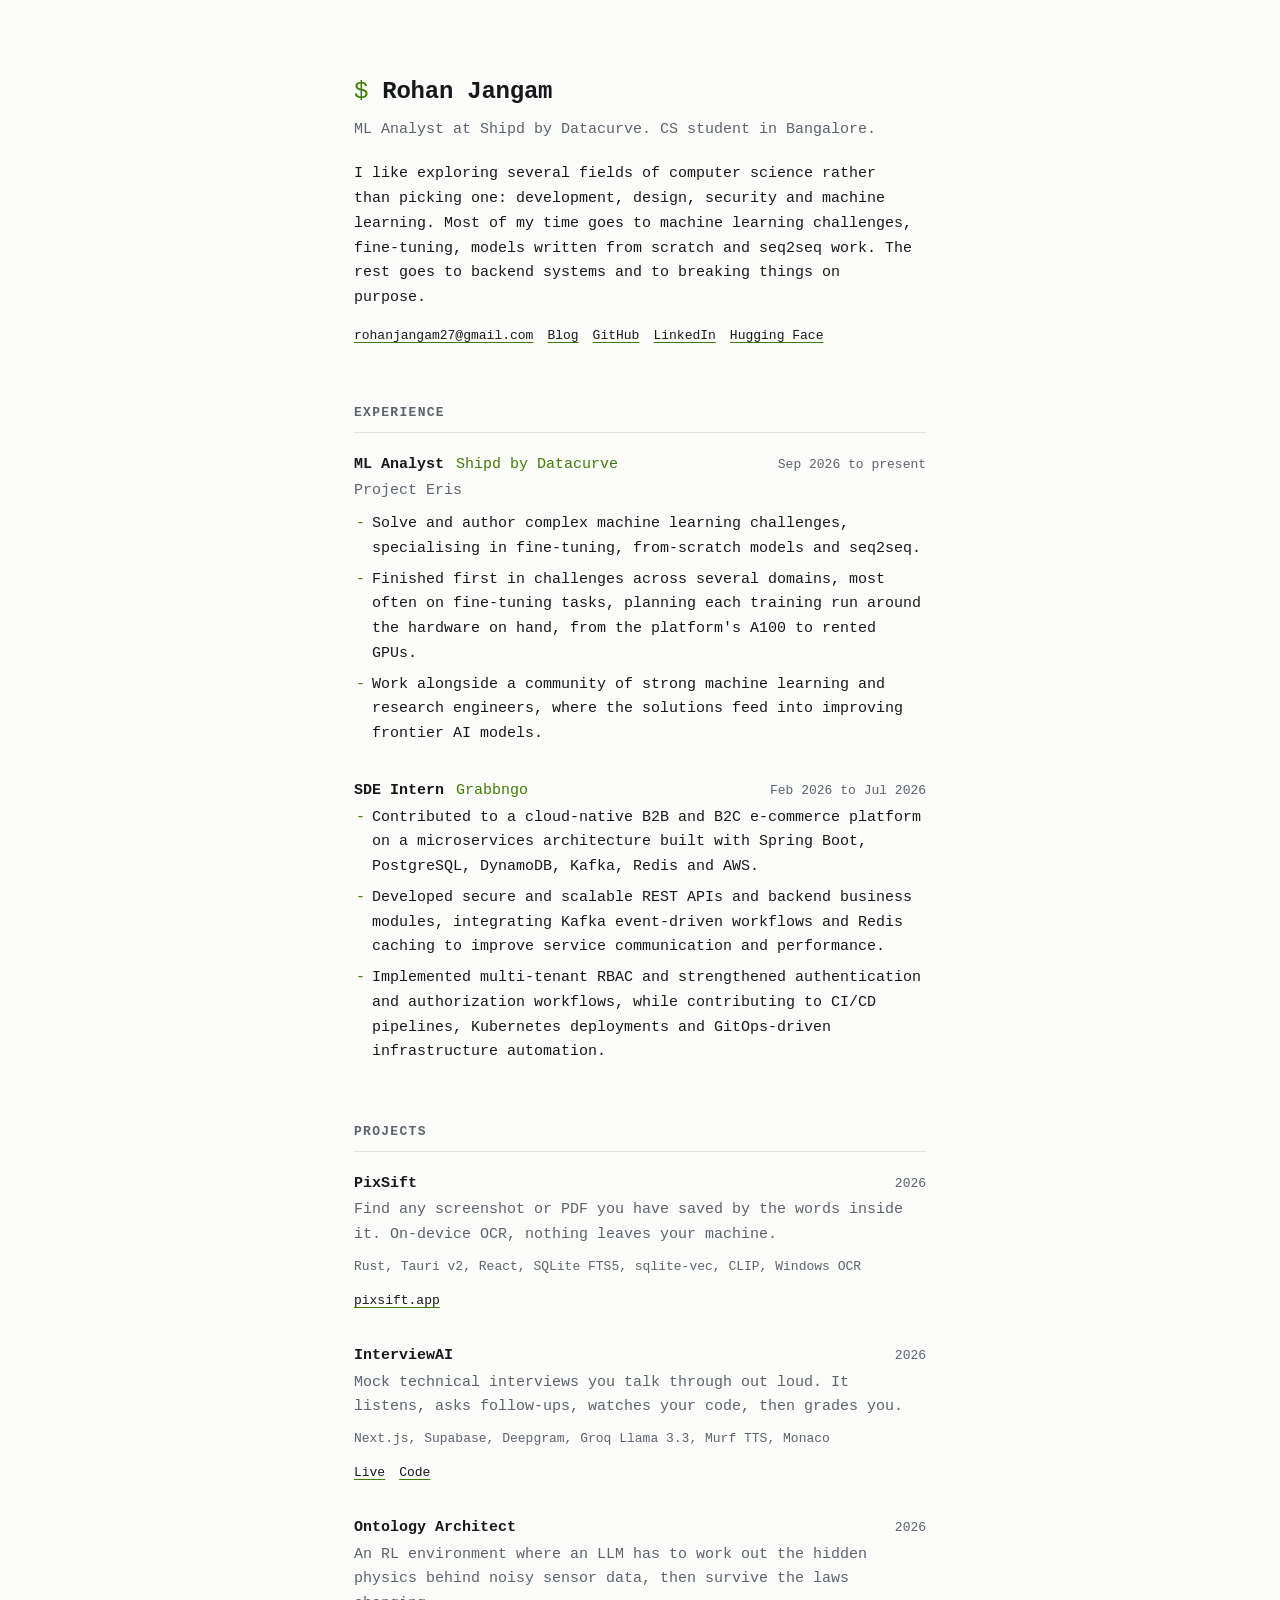
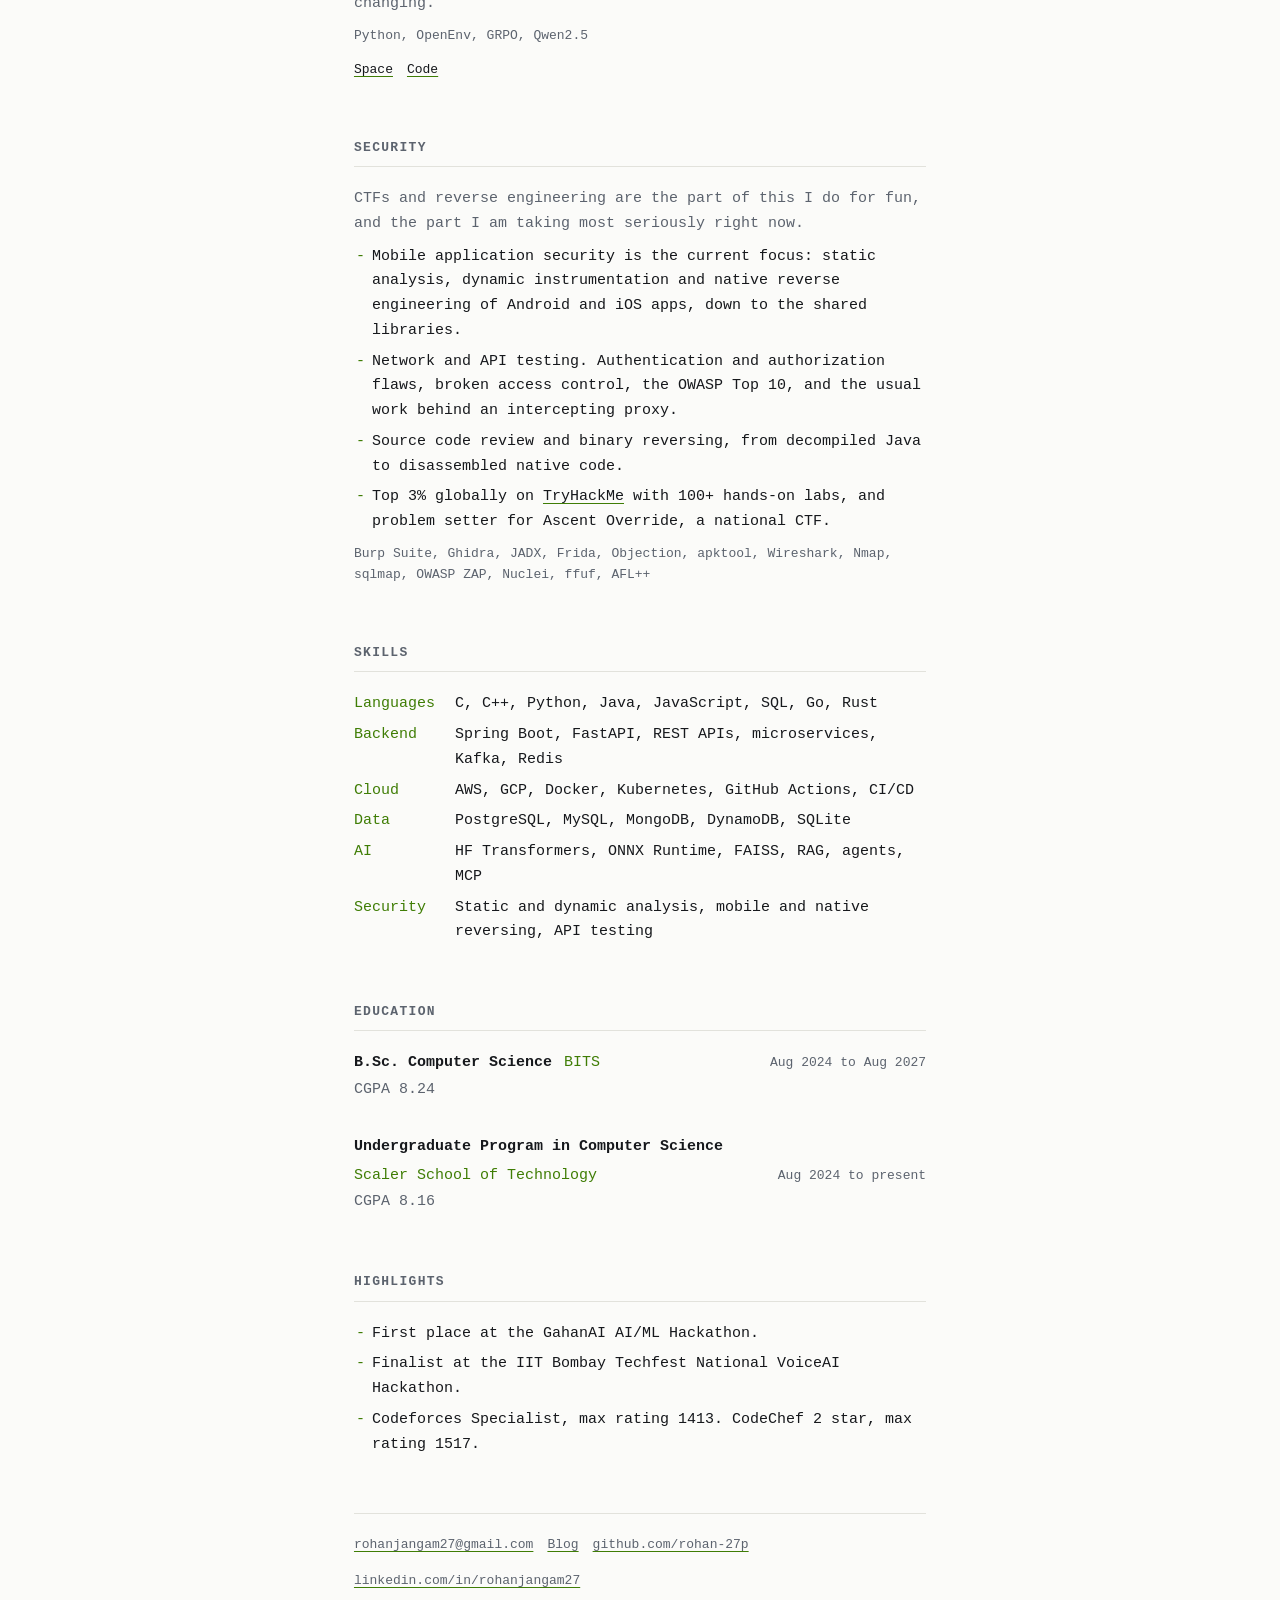
<file: index.html>
<!doctype html>
<html lang="en">
<head>
<meta charset="utf-8">
<meta name="viewport" content="width=device-width, initial-scale=1">
<title>Rohan Jangam</title>
<meta name="description" content="Rohan Jangam. ML Analyst at Shipd by Datacurve, previously SDE intern at GrabbnGo. Machine learning, backend systems and application security.">
<meta property="og:title" content="Rohan Jangam">
<meta property="og:description" content="ML Analyst at Shipd by Datacurve. Machine learning, backend systems and application security.">
<meta property="og:type" content="profile">
<link rel="stylesheet" href="style.css">
</head>
<body>
<div class="wrap">

  <header>
    <h1>Rohan Jangam</h1>
    <p class="role">ML Analyst at Shipd by Datacurve. CS student in Bangalore.</p>
    <p class="intro">I like exploring several fields of computer science rather than picking one: development, design, security and machine learning. Most of my time goes to machine learning challenges, fine-tuning, models written from scratch and seq2seq work. The rest goes to backend systems and to breaking things on purpose.</p>
    <p class="meta">
      <a href="mailto:rohanjangam27@gmail.com">rohanjangam27@gmail.com</a>
      <a href="blog/">Blog</a>
      <a href="https://github.com/rohan-27p">GitHub</a>
      <a href="https://www.linkedin.com/in/rohanjangam27">LinkedIn</a>
      <a href="https://huggingface.co/LostDecimal">Hugging Face</a>
    </p>
  </header>

  <section>
    <h2>Experience</h2>

    <div class="item">
      <div class="item-head"><b>ML Analyst</b><span class="at">Shipd by Datacurve</span><span class="when">Sep 2026 to present</span></div>
      <p class="what">Project Eris</p>
      <ul>
        <li>Solve and author complex machine learning challenges, specialising in fine-tuning, from-scratch models and seq2seq.</li>
        <li>Finished first in challenges across several domains, most often on fine-tuning tasks, planning each training run around the hardware on hand, from the platform's A100 to rented GPUs.</li>
        <li>Work alongside a community of strong machine learning and research engineers, where the solutions feed into improving frontier AI models.</li>
      </ul>
    </div>

    <div class="item">
      <div class="item-head"><b>SDE Intern</b><span class="at">Grabbngo</span><span class="when">Feb 2026 to Jul 2026</span></div>
      <ul>
        <li>Contributed to a cloud-native B2B and B2C e-commerce platform on a microservices architecture built with Spring Boot, PostgreSQL, DynamoDB, Kafka, Redis and AWS.</li>
        <li>Developed secure and scalable REST APIs and backend business modules, integrating Kafka event-driven workflows and Redis caching to improve service communication and performance.</li>
        <li>Implemented multi-tenant RBAC and strengthened authentication and authorization workflows, while contributing to CI/CD pipelines, Kubernetes deployments and GitOps-driven infrastructure automation.</li>
      </ul>
    </div>
  </section>

  <section>
    <h2>Projects</h2>

    <div class="item">
      <div class="item-head"><b>PixSift</b><span class="when">2026</span></div>
      <p class="what">Find any screenshot or PDF you have saved by the words inside it. On-device OCR, nothing leaves your machine.</p>
      <p class="stack">Rust, Tauri v2, React, SQLite FTS5, sqlite-vec, CLIP, Windows OCR</p>
      <p class="meta"><a href="https://pixsift.app">pixsift.app</a></p>
    </div>

    <div class="item">
      <div class="item-head"><b>InterviewAI</b><span class="when">2026</span></div>
      <p class="what">Mock technical interviews you talk through out loud. It listens, asks follow-ups, watches your code, then grades you.</p>
      <p class="stack">Next.js, Supabase, Deepgram, Groq Llama 3.3, Murf TTS, Monaco</p>
      <p class="meta">
        <a href="https://ai-interviewer-pi-kohl.vercel.app">Live</a>
        <a href="https://github.com/rohan-27p/ai-interviewer">Code</a>
      </p>
    </div>

    <div class="item">
      <div class="item-head"><b>Ontology Architect</b><span class="when">2026</span></div>
      <p class="what">An RL environment where an LLM has to work out the hidden physics behind noisy sensor data, then survive the laws changing.</p>
      <p class="stack">Python, OpenEnv, GRPO, Qwen2.5</p>
      <p class="meta">
        <a href="https://huggingface.co/spaces/LostDecimal/ontology-architect">Space</a>
        <a href="https://github.com/rohan-27p/Ontology-architect">Code</a>
      </p>
    </div>
  </section>

  <section>
    <h2>Security</h2>
    <p class="what">CTFs and reverse engineering are the part of this I do for fun, and the part I am taking most seriously right now.</p>
    <ul>
      <li>Mobile application security is the current focus: static analysis, dynamic instrumentation and native reverse engineering of Android and iOS apps, down to the shared libraries.</li>
      <li>Network and API testing. Authentication and authorization flaws, broken access control, the OWASP Top 10, and the usual work behind an intercepting proxy.</li>
      <li>Source code review and binary reversing, from decompiled Java to disassembled native code.</li>
      <li>Top 3% globally on <a href="https://tryhackme.com/p/0xlostdecimal">TryHackMe</a> with 100+ hands-on labs, and problem setter for Ascent Override, a national CTF.</li>
    </ul>
    <p class="stack">Burp Suite, Ghidra, JADX, Frida, Objection, apktool, Wireshark, Nmap, sqlmap, OWASP ZAP, Nuclei, ffuf, AFL++</p>
  </section>

  <section>
    <h2>Skills</h2>
    <dl class="skills">
      <dt>Languages</dt><dd>C, C++, Python, Java, JavaScript, SQL, Go, Rust</dd>
      <dt>Backend</dt><dd>Spring Boot, FastAPI, REST APIs, microservices, Kafka, Redis</dd>
      <dt>Cloud</dt><dd>AWS, GCP, Docker, Kubernetes, GitHub Actions, CI/CD</dd>
      <dt>Data</dt><dd>PostgreSQL, MySQL, MongoDB, DynamoDB, SQLite</dd>
      <dt>AI</dt><dd>HF Transformers, ONNX Runtime, FAISS, RAG, agents, MCP</dd>
      <dt>Security</dt><dd>Static and dynamic analysis, mobile and native reversing, API testing</dd>
    </dl>
  </section>

  <section>
    <h2>Education</h2>
    <div class="item">
      <div class="item-head"><b>B.Sc. Computer Science</b><span class="at">BITS</span><span class="when">Aug 2024 to Aug 2027</span></div>
      <p class="what">CGPA 8.24</p>
    </div>
    <div class="item">
      <div class="item-head"><b>Undergraduate Program in Computer Science</b><span class="at">Scaler School of Technology</span><span class="when">Aug 2024 to present</span></div>
      <p class="what">CGPA 8.16</p>
    </div>
  </section>

  <section>
    <h2>Highlights</h2>
    <ul>
      <li>First place at the GahanAI AI/ML Hackathon.</li>
      <li>Finalist at the IIT Bombay Techfest National VoiceAI Hackathon.</li>
      <li>Codeforces Specialist, max rating 1413. CodeChef 2 star, max rating 1517.</li>
    </ul>
  </section>

  <footer>
    <p class="meta">
      <a href="mailto:rohanjangam27@gmail.com">rohanjangam27@gmail.com</a>
      <a href="blog/">Blog</a>
      <a href="https://github.com/rohan-27p">github.com/rohan-27p</a>
      <a href="https://www.linkedin.com/in/rohanjangam27">linkedin.com/in/rohanjangam27</a>
    </p>
  </footer>

</div>
</body>
</html>
</file>
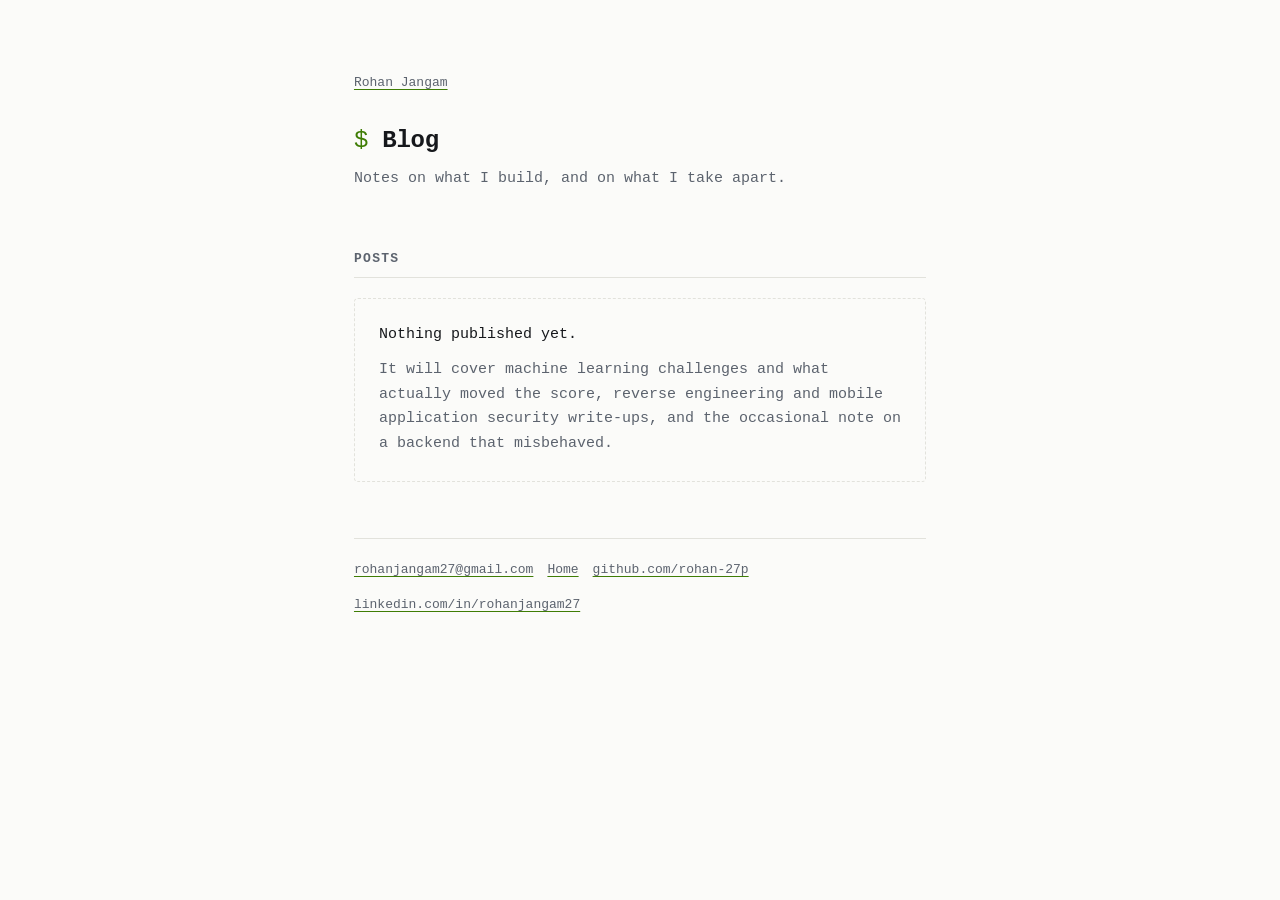
<file: blog/index.html>
<!doctype html>
<html lang="en">
<head>
<meta charset="utf-8">
<meta name="viewport" content="width=device-width, initial-scale=1">
<title>Blog | Rohan Jangam</title>
<meta name="description" content="Writing by Rohan Jangam on machine learning challenges, reverse engineering and application security.">
<meta property="og:title" content="Blog | Rohan Jangam">
<meta property="og:description" content="Writing on machine learning challenges, reverse engineering and application security.">
<link rel="stylesheet" href="../style.css">
</head>
<body>
<div class="wrap">

  <p class="back"><a href="../">Rohan Jangam</a></p>

  <header>
    <h1>Blog</h1>
    <p class="role">Notes on what I build, and on what I take apart.</p>
  </header>

  <section>
    <h2>Posts</h2>

    <!--
      To add a post, drop a copy of this block at the top of the list and
      delete the empty state below:

      <div class="item">
        <div class="item-head">
          <b><a href="post-slug/">Title of the post</a></b>
          <span class="when">12 Dec 2026</span>
        </div>
        <p class="what">One line on what the post is about.</p>
      </div>
    -->

    <div class="empty">
      <p>Nothing published yet.</p>
      <p>It will cover machine learning challenges and what actually moved the score, reverse engineering and mobile application security write-ups, and the occasional note on a backend that misbehaved.</p>
    </div>
  </section>

  <footer>
    <p class="meta">
      <a href="mailto:rohanjangam27@gmail.com">rohanjangam27@gmail.com</a>
      <a href="../">Home</a>
      <a href="https://github.com/rohan-27p">github.com/rohan-27p</a>
      <a href="https://www.linkedin.com/in/rohanjangam27">linkedin.com/in/rohanjangam27</a>
    </p>
  </footer>

</div>
</body>
</html>
</file>
<file: style.css>
:root {
  --bg: #fbfbf9;
  --fg: #16181c;
  --dim: #5c636e;
  --rule: #e2e2dc;
  --accent: #3f7d05;
  --maxw: 68ch;
}
@media (prefers-color-scheme: dark) {
  :root {
    --bg: #101211;
    --fg: #e6e9e4;
    --dim: #949d94;
    --rule: #272b28;
    --accent: #a6e22e;
  }
}
* { box-sizing: border-box; }
html { -webkit-text-size-adjust: 100%; }
body {
  margin: 0;
  background: var(--bg);
  color: var(--fg);
  font: 15px/1.65 ui-monospace, SFMono-Regular, "SF Mono", Menlo, Consolas, "Liberation Mono", monospace;
  font-feature-settings: "liga" 0;
}
.wrap { max-width: var(--maxw); margin: 0 auto; padding: 72px 20px 96px; }
@media (max-width: 600px) { .wrap { padding: 44px 18px 64px; } }

h1 { font-size: 1.5rem; font-weight: 700; letter-spacing: -0.01em; margin: 0 0 6px; }
h1::before { content: "$ "; color: var(--accent); font-weight: 400; }
.role { color: var(--dim); margin: 0 0 20px; }
.intro { margin: 0 0 14px; max-width: 62ch; }

h2 {
  font-size: 0.8125rem; font-weight: 700; text-transform: uppercase; letter-spacing: 0.1em;
  color: var(--dim); margin: 0 0 20px; padding-bottom: 8px; border-bottom: 1px solid var(--rule);
}
section { margin-top: 56px; }

.item { margin-bottom: 32px; }
.item:last-child { margin-bottom: 0; }
.item-head { display: flex; flex-wrap: wrap; gap: 4px 12px; align-items: baseline; margin-bottom: 2px; }
.item-head b { font-weight: 700; }
.at { color: var(--accent); }
.when { color: var(--dim); font-size: 0.8125rem; margin-left: auto; }
@media (max-width: 600px) { .when { margin-left: 0; width: 100%; } }
.what { color: var(--dim); margin: 0 0 8px; }

ul { margin: 0; padding: 0; list-style: none; }
ul li { position: relative; padding-left: 18px; margin-bottom: 6px; }
ul li::before { content: "-"; position: absolute; left: 2px; color: var(--accent); }

.stack { color: var(--dim); font-size: 0.8125rem; margin-top: 8px; }
.meta { font-size: 0.8125rem; margin-top: 8px; display: flex; flex-wrap: wrap; gap: 14px; }

a { color: inherit; text-decoration: underline; text-decoration-color: var(--accent); text-underline-offset: 3px; }
a:hover { color: var(--accent); }
:focus-visible { outline: 2px solid var(--accent); outline-offset: 3px; }

.skills { display: grid; grid-template-columns: max-content 1fr; gap: 6px 20px; margin: 0; }
.skills dt { color: var(--accent); }
.skills dd { margin: 0; }
@media (max-width: 600px) {
  .skills { grid-template-columns: 1fr; gap: 0; }
  .skills dd { margin-bottom: 12px; }
}

.back { font-size: 0.8125rem; color: var(--dim); margin: 0 0 28px; }
.empty { border: 1px dashed var(--rule); border-radius: 4px; padding: 24px; margin: 0; }
.empty p { margin: 0 0 10px; }
.empty p:last-child { margin-bottom: 0; color: var(--dim); }

footer { margin-top: 56px; padding-top: 20px; border-top: 1px solid var(--rule); color: var(--dim); font-size: 0.8125rem; }
footer .meta { margin-top: 0; }
</file>
